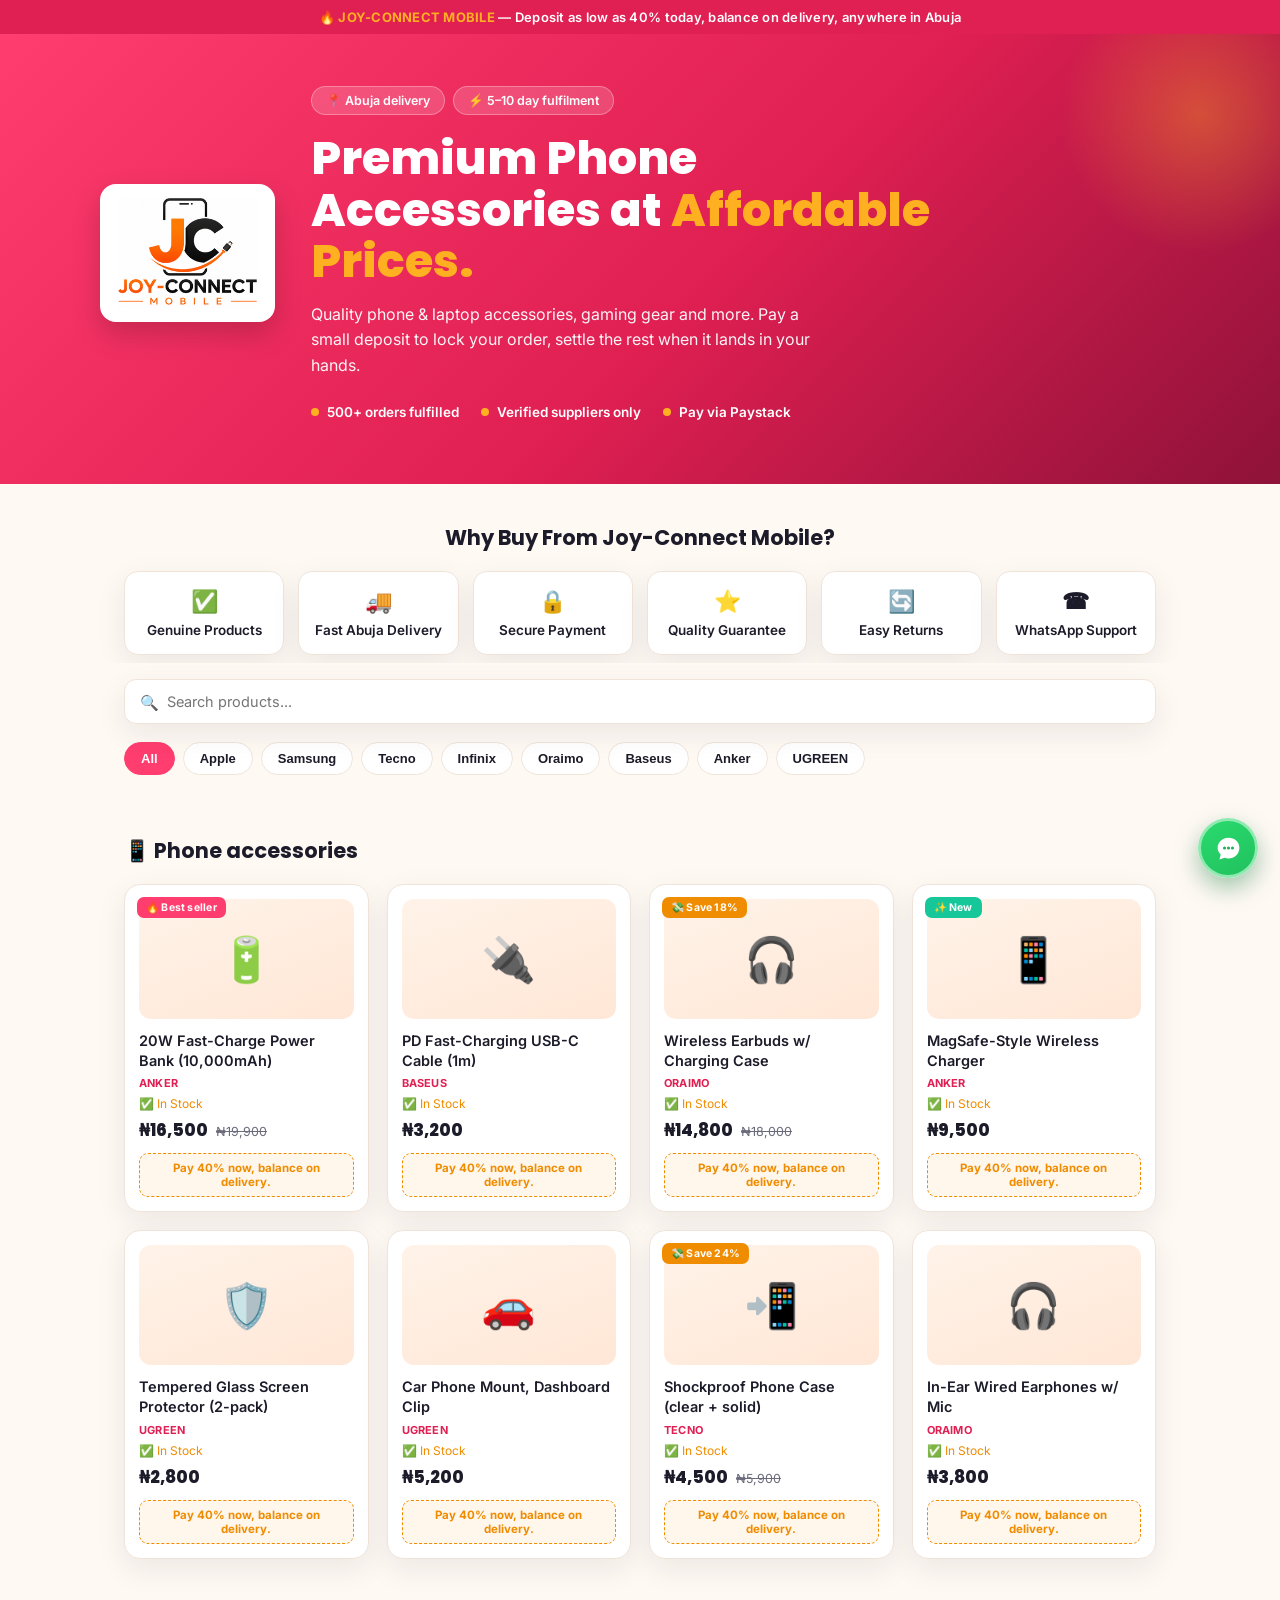
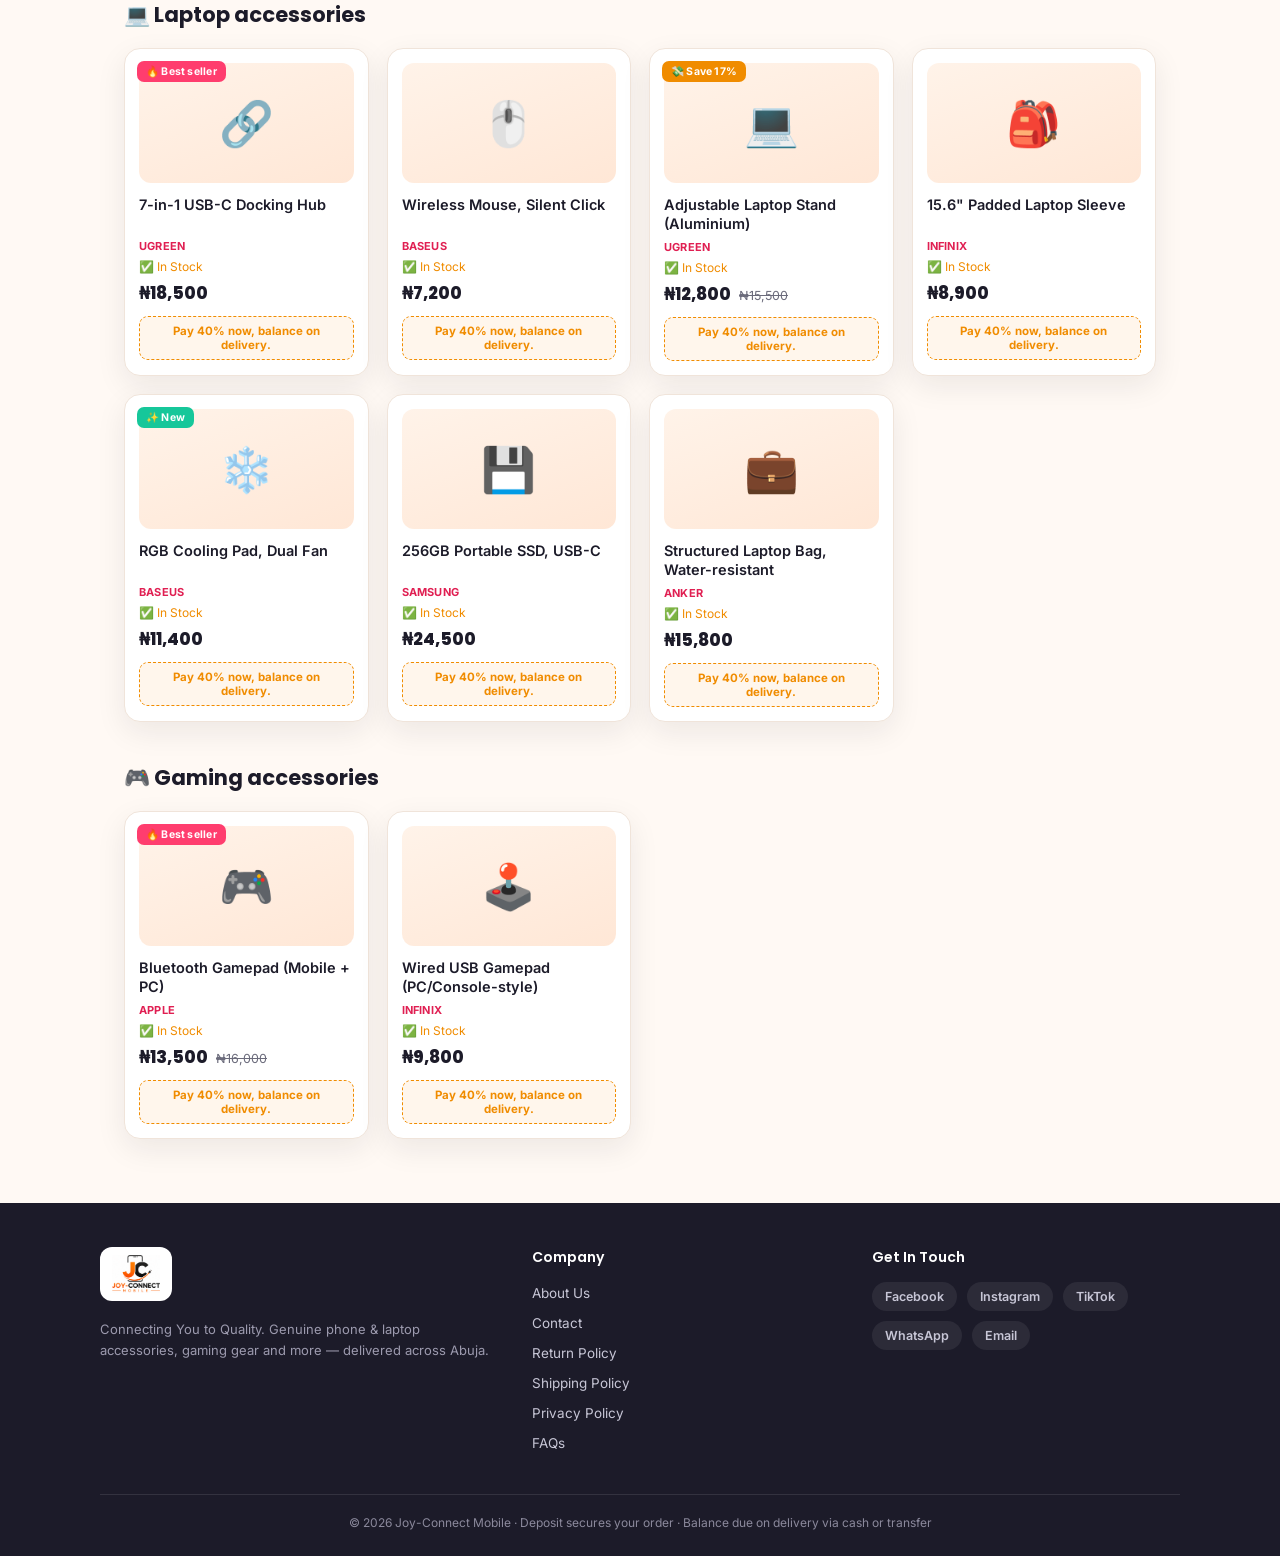
<file: joy-connect-catalog (2).html>
<!DOCTYPE html>
<html lang="en">
<head>
<meta charset="UTF-8">
<meta name="viewport" content="width=device-width, initial-scale=1.0">
<title>Joy-Connect — Phone & Laptop Accessories</title>
<link rel="preconnect" href="https://fonts.googleapis.com">
<link href="https://fonts.googleapis.com/css2?family=Poppins:wght@600;700;800&family=Inter:wght@400;500;600;700&display=swap" rel="stylesheet">
<style>
  :root{
    --bg: #FFF9F4;
    --card: #FFFFFF;
    --ink: #1C1B29;
    --ink-soft: #6B6B7B;
    --pink: #FF3D6E;
    --pink-deep: #E01F52;
    --amber: #FFB020;
    --amber-deep: #F08C00;
    --mint: #16C79A;
    --line: #F0E4DA;
    --shadow: 0 10px 30px rgba(28,27,41,0.08);
  }
  *{box-sizing:border-box;}
  body{
    margin:0;
    background:var(--bg);
    color:var(--ink);
    font-family:'Inter',sans-serif;
    -webkit-font-smoothing:antialiased;
  }
  .display{font-family:'Poppins',sans-serif;}

  /* TOP BAR */
  .topbar{
    background:var(--pink-deep);color:#fff;text-align:center;
    font-size:13px;font-weight:600;padding:9px 12px;letter-spacing:.02em;
  }
  .topbar b{color:var(--amber);}

  /* HERO */
  .hero{
    position:relative;overflow:hidden;
    background:linear-gradient(135deg,var(--pink) 0%, var(--pink-deep) 55%, #8E1239 100%);
    color:#fff;padding:52px 24px 64px;
  }
  .hero::after{
    content:'';position:absolute;right:-60px;top:-60px;width:280px;height:280px;
    background:radial-gradient(circle, rgba(255,176,32,0.35), transparent 70%);
    border-radius:50%;
  }
  .hero-inner{max-width:1080px;margin:0 auto;position:relative;
    display:flex;align-items:center;gap:36px;flex-wrap:wrap;}
  .hero-logo{
    background:#fff;border-radius:16px;padding:14px 18px;
    box-shadow:0 12px 28px rgba(0,0,0,0.18);flex-shrink:0;
    animation:logoBounce 1.1s ease;
  }
  @keyframes logoBounce{
    0%{transform:translateY(-40px);opacity:0;}
    45%{transform:translateY(0);opacity:1;}
    60%{transform:translateY(-16px);}
    75%{transform:translateY(0);}
    87%{transform:translateY(-7px);}
    100%{transform:translateY(0);}
  }
  .hero-logo img{height:110px;width:auto;display:block;}
  .hero-text{flex:1;min-width:260px;}
  .badge-row{display:flex;gap:8px;flex-wrap:wrap;margin-bottom:18px;}
  .pill{
    background:rgba(255,255,255,0.16);border:1px solid rgba(255,255,255,0.3);
    padding:6px 14px;border-radius:99px;font-size:12.5px;font-weight:600;
    display:flex;align-items:center;gap:6px;
  }
  h1.display{
    font-size:clamp(28px,5vw,46px);line-height:1.12;margin:0 0 14px;
    font-weight:800;max-width:640px;
  }
  h1.display span{color:var(--amber);}
  .hero p{font-size:16px;line-height:1.6;max-width:520px;margin:0 0 26px;opacity:.95;}
  .trust-row{display:flex;gap:22px;flex-wrap:wrap;}
  .trust-item{display:flex;align-items:center;gap:8px;font-size:13.5px;font-weight:600;}
  .trust-item .dot{width:8px;height:8px;border-radius:50%;background:var(--amber);}

  /* WHY BUY SECTION */
  .why-buy{max-width:1080px;margin:0 auto;padding:38px 24px 8px;}
  .why-buy h2{
    font-family:'Poppins',sans-serif;font-size:21px;font-weight:700;
    margin:0 0 18px;text-align:center;
  }
  .why-grid{
    display:grid;grid-template-columns:repeat(auto-fit,minmax(160px,1fr));
    gap:14px;
  }
  .why-item{
    background:#fff;border:1px solid var(--line);border-radius:14px;
    padding:16px 14px;text-align:center;font-size:13.5px;font-weight:600;
    box-shadow:var(--shadow);
  }
  .why-item .why-icon{font-size:22px;display:block;margin-bottom:8px;}

  /* SEARCH */
  .search-wrap{
    position:sticky;top:0;z-index:20;
    background:var(--bg);padding:16px 0 18px;
    display:flex;align-items:center;
  }
  .search-logo-inline{
    max-width:0;overflow:hidden;opacity:0;flex-shrink:0;
    transition:max-width .3s ease, opacity .22s ease, margin-right .3s ease;
    margin-right:0;
  }
  .search-logo-inline.show{max-width:130px;opacity:1;margin-right:12px;}
  .search-logo-inline img{height:40px;width:auto;display:block;}
  .search-input-group{position:relative;flex:1;min-width:0;}
  .search-wrap::before{
    content:'';position:absolute;left:-24px;right:-24px;top:0;bottom:0;
    background:var(--bg);z-index:-1;
  }
  .search-icon{position:absolute;left:16px;top:50%;transform:translateY(-50%);font-size:15px;pointer-events:none;}
  #search-input{
    width:100%;padding:13px 16px 13px 42px;border-radius:12px;
    border:1.5px solid var(--line);background:#fff;color:var(--ink);
    font-size:14.5px;font-family:'Inter',sans-serif;box-shadow:var(--shadow);
  }
  #search-input:focus{outline:none;border-color:var(--pink);}
  .search-dropdown{
    display:none;position:absolute;left:0;right:0;top:64px;
    background:#fff;border:1px solid var(--line);border-radius:14px;
    box-shadow:0 16px 34px rgba(28,27,41,0.16);
    max-height:340px;overflow-y:auto;z-index:30;
  }
  .search-dropdown.open{display:block;}
  .sd-item{
    display:flex;align-items:center;gap:12px;padding:11px 16px;
    cursor:pointer;border-bottom:1px solid var(--line);
  }
  .sd-item:last-child{border-bottom:none;}
  .sd-item:hover{background:#FFF6EC;}
  .sd-thumb{
    width:38px;height:38px;border-radius:9px;flex-shrink:0;
    background:linear-gradient(160deg,#FFF3E9,#FFE7D6);
    display:flex;align-items:center;justify-content:center;font-size:18px;
  }
  .sd-info{flex:1;min-width:0;}
  .sd-name{font-size:13.5px;font-weight:600;white-space:nowrap;overflow:hidden;text-overflow:ellipsis;}
  .sd-price{font-size:12px;color:var(--ink-soft);}
  .sd-empty{padding:16px;text-align:center;color:var(--ink-soft);font-size:13.5px;}

  .brand-filter{
    display:flex;gap:8px;flex-wrap:wrap;padding-bottom:20px;
  }
  .brand-chip{
    padding:8px 16px;border-radius:99px;font-size:13px;font-weight:600;
    border:1.5px solid var(--line);background:#fff;color:var(--ink);
    cursor:pointer;transition:all .15s ease;
  }
  .brand-chip:hover{border-color:var(--pink);}
  .brand-chip.active{background:var(--pink); border-color:var(--pink); color:#fff;}
  .no-results{
    text-align:center;color:var(--ink-soft);
    font-size:14px;padding:36px 12px;
  }

  /* WHATSAPP FLOATING BUTTON */
  .whatsapp-fab{
    position:fixed;bottom:22px;right:22px;z-index:200;
    width:60px;height:60px;border-radius:50%;
    background:linear-gradient(150deg,#2FE377,#1FAF56);
    display:flex;align-items:center;justify-content:center;
    box-shadow:0 10px 24px rgba(15,120,60,0.4);
    text-decoration:none;border:3px solid #fff;
    transition:transform .2s ease;
  }
  .whatsapp-fab:hover{transform:scale(1.06);}
  .whatsapp-fab svg{width:29px;height:29px;display:block;}
  .whatsapp-fab-ring{
    position:absolute;inset:-3px;border-radius:50%;
    background:#25D366;opacity:0.5;
    animation:waPulse 2.2s ease-out infinite;
    z-index:-1;
  }
  @keyframes waPulse{
    0%{transform:scale(1);opacity:0.5;}
    100%{transform:scale(1.7);opacity:0;}
  }
  .whatsapp-label{
    position:absolute;right:70px;top:50%;transform:translateY(-50%);
    background:#1C1B29;color:#fff;font-size:12.5px;font-weight:600;
    padding:8px 14px;border-radius:8px;white-space:nowrap;
    opacity:0;pointer-events:none;transition:opacity .18s ease;
  }
  .whatsapp-fab:hover .whatsapp-label{opacity:1;}

  /* CATALOG */
  .catalog{max-width:1080px;margin:0 auto;padding:0 24px 24px;}
  .section-head{
    display:flex;align-items:center;justify-content:space-between;
    margin:40px 0 18px;flex-wrap:wrap;gap:10px;
  }
  .section-head h2{font-family:'Poppins',sans-serif;font-size:21px;margin:0;font-weight:700;}
  .tabs{display:flex;gap:8px;flex-wrap:wrap;margin-top:-6px;margin-bottom:8px;}
  .tab{
    padding:8px 16px;border-radius:99px;font-size:13px;font-weight:600;
    border:1.5px solid var(--line);background:#fff;cursor:pointer;color:var(--ink-soft);
    transition:all .15s ease;
  }
  .tab.active{background:var(--pink-deep);color:#fff;border-color:var(--pink-deep);}

  .grid{
    display:grid;grid-template-columns:repeat(auto-fill,minmax(230px,1fr));
    gap:18px;
  }
  .card{
    background:var(--card);border-radius:16px;box-shadow:var(--shadow);
    padding:14px;cursor:pointer;position:relative;
    transition:transform .18s ease, box-shadow .18s ease;
    border:1px solid var(--line);
  }
  .card:hover{transform:translateY(-4px);box-shadow:0 16px 34px rgba(28,27,41,0.14);}
  .card:focus-visible{outline:2px solid var(--mint);outline-offset:2px;}
  .tag{
    position:absolute;top:12px;left:12px;z-index:2;
    font-size:10.5px;font-weight:700;padding:4px 9px;border-radius:7px;
    color:#fff;letter-spacing:.02em;
  }
  .tag.hot{background:var(--pink);}
  .tag.new{background:var(--mint);}
  .tag.deal{background:var(--amber-deep);}
  .card-thumb{
    height:120px;border-radius:12px;margin-bottom:12px;
    background:linear-gradient(160deg,#FFF3E9,#FFE7D6);
    display:flex;align-items:center;justify-content:center;font-size:44px;
  }
  .card-name{font-weight:600;font-size:14.5px;margin:0 0 6px;line-height:1.35;min-height:38px;}
  .card-brand{font-size:11px;color:var(--pink-deep);font-weight:700;margin-bottom:6px;letter-spacing:.02em;text-transform:uppercase;}
  .stars{color:var(--amber-deep);font-size:12px;margin-bottom:6px;}
  .sold{color:var(--ink-soft);font-size:11px;margin-left:4px;}
  .price-row{display:flex;align-items:baseline;gap:8px;margin-bottom:10px;}
  .price-now{font-weight:800;font-size:17px;font-family:'Poppins',sans-serif;}
  .price-was{font-size:12.5px;color:var(--ink-soft);text-decoration:line-through;}
  .card-deposit{
    background:#FFF6EC;border:1px dashed var(--amber-deep);border-radius:9px;
    padding:7px 10px;font-size:11.5px;color:var(--amber-deep);font-weight:700;
    text-align:center;
  }

  /* MODAL */
  .overlay{
    position:fixed;inset:0;background:rgba(28,27,41,0.6);
    display:none;align-items:flex-end;justify-content:center;z-index:50;
  }
  .overlay.open{display:flex;}
  @media(min-width:640px){.overlay{align-items:center;}}
  .modal{
    background:#fff;width:100%;max-width:480px;border-radius:20px 20px 0 0;
    padding:26px;max-height:88vh;overflow-y:auto;
  }
  @media(min-width:640px){.modal{border-radius:20px;}}
  .modal-top{display:flex;justify-content:space-between;align-items:flex-start;margin-bottom:2px;}
  .modal-close{
    background:#F3F0EE;border:none;color:var(--ink);font-size:16px;cursor:pointer;
    line-height:1;padding:8px 10px;border-radius:50%;
  }
  .modal-tag{font-size:11px;font-weight:700;color:var(--pink-deep);margin-bottom:6px;text-transform:uppercase;letter-spacing:.03em;}
  .modal h3{font-family:'Poppins',sans-serif;margin:0 0 6px;font-size:19px;font-weight:700;}
  .modal .full-price{font-size:19px;font-weight:800;margin-bottom:4px;font-family:'Poppins',sans-serif;}
  .modal .stars{margin-bottom:18px;}

  .qty-row{display:flex;align-items:center;gap:16px;margin-bottom:20px;}
  .qty-row button{
    width:34px;height:34px;border-radius:10px;border:none;
    background:var(--pink-deep);color:#fff;font-size:17px;cursor:pointer;
  }
  .qty-row span{font-weight:700;min-width:20px;text-align:center;font-family:'Poppins',sans-serif;}

  .breakdown{background:#FAF7F4;border-radius:14px;padding:16px;margin-bottom:20px;}
  .breakdown-row{display:flex;justify-content:space-between;font-size:13.5px;padding:5px 0;color:var(--ink-soft);}
  .breakdown-row.total{color:var(--ink);font-weight:700;border-top:1px solid var(--line);margin-top:6px;padding-top:10px;}
  .breakdown-row b{color:var(--ink);font-weight:600;}
  .breakdown-row.total b{color:var(--pink-deep);font-weight:800;font-size:15px;}

  .deposit-meter-modal{
    background:linear-gradient(90deg,#FFF3E9,#FFE7D6);
    border-radius:12px;padding:12px 14px;margin-bottom:20px;
    display:flex;justify-content:space-between;align-items:center;
  }
  .deposit-meter-modal .lbl{font-size:12.5px;color:var(--amber-deep);font-weight:700;}
  .deposit-meter-modal .val{font-size:16px;font-weight:800;color:var(--amber-deep);font-family:'Poppins',sans-serif;}

  .field{margin-bottom:14px;}
  .field label{display:block;font-size:12.5px;color:var(--ink-soft);margin-bottom:6px;font-weight:600;}
  .field input{
    width:100%;padding:12px 14px;border-radius:10px;border:1.5px solid var(--line);
    background:#fff;color:var(--ink);font-size:14px;font-family:'Inter',sans-serif;
  }
  .field input:focus{outline:none;border-color:var(--pink);}

  .pay-btn{
    width:100%;padding:15px;border-radius:12px;border:none;
    background:linear-gradient(135deg,var(--pink),var(--pink-deep));
    color:#fff;font-weight:800;font-size:15.5px;font-family:'Poppins',sans-serif;
    cursor:pointer;margin-top:6px;box-shadow:0 8px 20px rgba(224,31,82,0.35);
  }
  .pay-btn:hover{filter:brightness(1.05);}
  .pay-btn:focus-visible{outline:2px solid var(--mint);outline-offset:2px;}
  .fine-print{font-size:11.5px;color:var(--ink-soft);text-align:center;margin-top:10px;line-height:1.5;}

  .confirm{display:none;text-align:center;padding:14px 4px 4px;}
  .confirm.open{display:block;}
  .confirm-icon{
    width:56px;height:56px;border-radius:50%;background:#E9FBF5;
    color:var(--mint);display:flex;align-items:center;justify-content:center;
    margin:0 auto 16px;font-size:26px;font-weight:800;
  }
  .confirm h3{margin:0 0 8px;font-family:'Poppins',sans-serif;}
  .confirm p{color:var(--ink-soft);font-size:13.5px;line-height:1.6;margin:0 0 20px;}
  .confirm-ref{
    font-family:'Inter',sans-serif;font-weight:700;font-size:12.5px;
    background:#FAF7F4;padding:9px 14px;border-radius:10px;display:inline-block;color:var(--ink-soft);
  }

  .site-footer{
    background:#1C1B29;color:#C7C6D6;margin-top:40px;
    padding:44px 24px 0;
  }
  .footer-inner{max-width:1080px;margin:0 auto;}
  .footer-grid{
    display:grid;grid-template-columns:1.3fr 1fr 1fr;gap:32px;
    padding-bottom:32px;border-bottom:1px solid rgba(255,255,255,0.1);
  }
  @media(max-width:640px){.footer-grid{grid-template-columns:1fr;gap:28px;}}
  .footer-logo-box{
    display:inline-block;background:#fff;border-radius:12px;
    padding:8px 12px;margin-bottom:14px;
  }
  .footer-brand img{height:38px;width:auto;display:block;}
  .footer-brand p{font-size:13px;line-height:1.6;color:#9C9AAE;margin:0;}
  .footer-col h4{
    font-family:'Poppins',sans-serif;color:#fff;font-size:14px;
    margin:0 0 14px;font-weight:600;
  }
  .footer-col ul{list-style:none;margin:0;padding:0;}
  .footer-col li{margin-bottom:10px;}
  .footer-col a{
    color:#C7C6D6;text-decoration:none;font-size:13.5px;
    transition:color .15s ease;
  }
  .footer-col a:hover{color:var(--pink);}
  .footer-social{display:flex;flex-wrap:wrap;gap:10px;}
  .footer-social a{
    display:flex;align-items:center;gap:7px;
    background:rgba(255,255,255,0.07);padding:7px 13px;border-radius:99px;
    color:#C7C6D6;text-decoration:none;font-size:12.5px;font-weight:600;
    transition:background .15s ease, color .15s ease;
  }
  .footer-social a:hover{background:var(--pink);color:#fff;}
  .footer-bottom{
    max-width:1080px;margin:0 auto;padding:20px 0 26px;
    text-align:center;font-size:12px;color:#8B899C;
  }
</style>
</head>
<body>


<div class="topbar">🔥 <b>JOY-CONNECT MOBILE</b> — Deposit as low as 40% today, balance on delivery, anywhere in Abuja</div>

<div class="hero">
  <div class="hero-inner">
    <div class="hero-logo"><img src="[data-uri]" alt="Joy-Connect Mobile logo"></div>
    <div class="hero-text">
      <div class="badge-row">
        <div class="pill">📍 Abuja delivery</div>
        <div class="pill">⚡ 5–10 day fulfilment</div>
      </div>
      <h1 class="display">Premium Phone Accessories at <span>Affordable Prices.</span></h1>
      <p>Quality phone & laptop accessories, gaming gear and more. Pay a small deposit to lock your order, settle the rest when it lands in your hands.</p>
      <div class="trust-row">
        <div class="trust-item"><span class="dot"></span> 500+ orders fulfilled</div>
        <div class="trust-item"><span class="dot"></span> Verified suppliers only</div>
        <div class="trust-item"><span class="dot"></span> Pay via Paystack</div>
      </div>
    </div>
  </div>
</div>

<div class="why-buy">
  <h2>Why Buy From Joy-Connect Mobile?</h2>
  <div class="why-grid">
    <div class="why-item"><span class="why-icon">✅</span>Genuine Products</div>
    <div class="why-item"><span class="why-icon">🚚</span>Fast Abuja Delivery</div>
    <div class="why-item"><span class="why-icon">🔒</span>Secure Payment</div>
    <div class="why-item"><span class="why-icon">⭐</span>Quality Guarantee</div>
    <div class="why-item"><span class="why-icon">🔄</span>Easy Returns</div>
    <div class="why-item"><span class="why-icon">☎</span>WhatsApp Support</div>
  </div>
</div>

<div class="catalog">

  <div class="search-wrap" id="search-wrap">
    <div class="search-logo-inline" id="search-logo-inline">
      <img id="search-logo-img" alt="Joy-Connect Mobile logo">
    </div>
    <div class="search-input-group">
      <span class="search-icon">🔍</span>
      <input type="text" id="search-input" placeholder="Search products..." autocomplete="off">
      <div class="search-dropdown" id="search-dropdown"></div>
    </div>
  </div>

  <div class="brand-filter" id="brand-filter"></div>
  <div class="no-results" id="brand-no-results" style="display:none;">No products found for this brand yet.</div>

  <div class="category-block" id="phone-block">
    <div class="section-head">
      <h2>📱 Phone accessories</h2>
    </div>
    <div class="grid" id="phone-grid"></div>
  </div>

  <div class="category-block" id="laptop-block">
    <div class="section-head">
      <h2>💻 Laptop accessories</h2>
    </div>
    <div class="grid" id="laptop-grid"></div>
  </div>

  <div class="category-block" id="gaming-block">
    <div class="section-head">
      <h2>🎮 Gaming accessories</h2>
    </div>
    <div class="grid" id="gaming-grid"></div>
  </div>

</div>

<footer class="site-footer">
  <div class="footer-inner">
    <div class="footer-grid">
      <div class="footer-brand">
        <div class="footer-logo-box"><img id="footer-logo-img" alt="Joy-Connect Mobile logo"></div>
        <p>Connecting You to Quality. Genuine phone & laptop accessories, gaming gear and more — delivered across Abuja.</p>
      </div>

      <div class="footer-col">
        <h4>Company</h4>
        <ul>
          <li><a href="#">About Us</a></li>
          <li><a href="#">Contact</a></li>
          <li><a href="#">Return Policy</a></li>
          <li><a href="#">Shipping Policy</a></li>
          <li><a href="#">Privacy Policy</a></li>
          <li><a href="#">FAQs</a></li>
        </ul>
      </div>

      <div class="footer-col">
        <h4>Get In Touch</h4>
        <div class="footer-social">
          <a href="https://facebook.com" target="_blank" rel="noopener">Facebook</a>
          <a href="https://instagram.com" target="_blank" rel="noopener">Instagram</a>
          <a href="https://tiktok.com" target="_blank" rel="noopener">TikTok</a>
          <a href="https://wa.me/2349124053399" target="_blank" rel="noopener">WhatsApp</a>
          <a href="mailto:hello@joyconnectmobile.ng">Email</a>
        </div>
      </div>
    </div>
  </div>
  <div class="footer-bottom">© 2026 Joy-Connect Mobile · Deposit secures your order · Balance due on delivery via cash or transfer</div>
</footer>

<div class="overlay" id="overlay">
  <div class="modal">
    <div id="order-view">
      <div class="modal-top">
        <div>
          <div class="modal-tag" id="m-tag">Hot pick</div>
          <h3 id="m-name">Product name</h3>
        </div>
        <button class="modal-close" id="close-btn" aria-label="Close">✕</button>
      </div>
      <div class="full-price" id="m-price">₦0</div>
      <div class="stars" id="m-stars">✅ In Stock</div>

      <div class="qty-row">
        <button id="qty-minus" aria-label="Decrease quantity">−</button>
        <span id="qty-val">1</span>
        <button id="qty-plus" aria-label="Increase quantity">+</button>
      </div>

      <div class="deposit-meter-modal">
        <span class="lbl">Deposit to reserve</span>
        <span class="val" id="m-pct">40%</span>
      </div>

      <div class="breakdown">
        <div class="breakdown-row"><span>Item total</span><b id="b-total">₦0</b></div>
        <div class="breakdown-row"><span>Deposit due now</span><b id="b-deposit">₦0</b></div>
        <div class="breakdown-row total"><span>Balance on delivery</span><b id="b-balance">₦0</b></div>
      </div>

      <div class="field">
        <label for="name-input">Full name</label>
        <input id="name-input" type="text" placeholder="e.g. Chidi Okafor">
      </div>
      <div class="field">
        <label for="phone-input">WhatsApp / phone number</label>
        <input id="phone-input" type="tel" placeholder="080...">
      </div>
      <div class="field">
        <label for="area-input">Delivery area (Abuja)</label>
        <input id="area-input" type="text" placeholder="e.g. Wuse 2, Gwarinpa, Life Camp">
      </div>

      <button class="pay-btn" id="pay-btn">Pay deposit · <span id="pay-amt">₦0</span></button>
      <div class="fine-print">Deposit is paid securely via Paystack. Balance is settled when your item arrives.</div>
    </div>

    <div class="confirm" id="confirm-view">
      <div class="confirm-icon">✓</div>
      <h3>Deposit received</h3>
      <p>Your order is locked in. We'll message you on WhatsApp once your item ships, and again when it's out for delivery.</p>
      <div class="confirm-ref" id="confirm-ref">REF-000000</div>
    </div>
  </div>
</div>

<script>
const DEPOSIT_PCT = 0.4;

const products = {
  phone: [
    {sku:'PWR-001', name:'20W Fast-Charge Power Bank (10,000mAh)', price:16500, was:19900, icon:'🔋', tag:'hot', tagLabel:'🔥 Best seller', rating:'4.8', sold:210, brand:'Anker'},
    {sku:'PWR-002', name:'PD Fast-Charging USB-C Cable (1m)', price:3200, was:null, icon:'🔌', tag:null, tagLabel:'', rating:'4.7', sold:340, brand:'Baseus'},
    {sku:'PWR-003', name:'Wireless Earbuds w/ Charging Case', price:14800, was:18000, icon:'🎧', tag:'deal', tagLabel:'💸 Save 18%', rating:'4.6', sold:95, brand:'Oraimo'},
    {sku:'PWR-004', name:'MagSafe-Style Wireless Charger', price:9500, was:null, icon:'📱', tag:'new', tagLabel:'✨ New', rating:'4.5', sold:40, brand:'Anker'},
    {sku:'PWR-005', name:'Tempered Glass Screen Protector (2-pack)', price:2800, was:null, icon:'🛡️', tag:null, tagLabel:'', rating:'4.9', sold:410, brand:'UGREEN'},
    {sku:'PWR-006', name:'Car Phone Mount, Dashboard Clip', price:5200, was:null, icon:'🚗', tag:null, tagLabel:'', rating:'4.6', sold:75, brand:'UGREEN'},
    {sku:'PWR-007', name:'Shockproof Phone Case (clear + solid)', price:4500, was:5900, icon:'📲', tag:'deal', tagLabel:'💸 Save 24%', rating:'4.7', sold:180, brand:'Tecno'},
    {sku:'PWR-008', name:'In-Ear Wired Earphones w/ Mic', price:3800, was:null, icon:'🎧', tag:null, tagLabel:'', rating:'4.4', sold:60, brand:'Oraimo'},
  ],
  laptop: [
    {sku:'LAP-001', name:'7-in-1 USB-C Docking Hub', price:18500, was:null, icon:'🔗', tag:'hot', tagLabel:'🔥 Best seller', rating:'4.8', sold:88, brand:'UGREEN'},
    {sku:'LAP-002', name:'Wireless Mouse, Silent Click', price:7200, was:null, icon:'🖱️', tag:null, tagLabel:'', rating:'4.6', sold:130, brand:'Baseus'},
    {sku:'LAP-003', name:'Adjustable Laptop Stand (Aluminium)', price:12800, was:15500, icon:'💻', tag:'deal', tagLabel:'💸 Save 17%', rating:'4.7', sold:65, brand:'UGREEN'},
    {sku:'LAP-004', name:'15.6" Padded Laptop Sleeve', price:8900, was:null, icon:'🎒', tag:null, tagLabel:'', rating:'4.5', sold:52, brand:'Infinix'},
    {sku:'LAP-005', name:'RGB Cooling Pad, Dual Fan', price:11400, was:null, icon:'❄️', tag:'new', tagLabel:'✨ New', rating:'4.4', sold:22, brand:'Baseus'},
    {sku:'LAP-006', name:'256GB Portable SSD, USB-C', price:24500, was:null, icon:'💾', tag:null, tagLabel:'', rating:'4.9', sold:44, brand:'Samsung'},
    {sku:'LAP-007', name:'Structured Laptop Bag, Water-resistant', price:15800, was:null, icon:'💼', tag:null, tagLabel:'', rating:'4.6', sold:31, brand:'Anker'},
  ],
  gaming: [
    {sku:'GAM-001', name:'Bluetooth Gamepad (Mobile + PC)', price:13500, was:16000, icon:'🎮', tag:'hot', tagLabel:'🔥 Best seller', rating:'4.7', sold:70, brand:'Apple'},
    {sku:'GAM-002', name:'Wired USB Gamepad (PC/Console-style)', price:9800, was:null, icon:'🕹️', tag:null, tagLabel:'', rating:'4.5', sold:38, brand:'Infinix'},
  ]
};

function naira(n){ return '₦' + n.toLocaleString('en-NG'); }

function renderGrid(id, items){
  const el = document.getElementById(id);
  el.innerHTML = items.map(p => `
    <div class="card" tabindex="0" data-sku="${p.sku}">
      ${p.tag ? `<div class="tag ${p.tag}">${p.tagLabel}</div>` : ''}
      <div class="card-thumb">${p.icon}</div>
      <p class="card-name">${p.name}</p>
      <div class="card-brand">${p.brand}</div>
      <div class="stars">✅ In Stock</div>
      <div class="price-row">
        <span class="price-now">${naira(p.price)}</span>
        ${p.was ? `<span class="price-was">${naira(p.was)}</span>` : ''}
      </div>
      <div class="card-deposit">
        <span>Pay 40% now, balance on delivery.</span>
      </div>
    </div>
  `).join('');
}

const BRANDS = ['Apple','Samsung','Tecno','Infinix','Oraimo','Baseus','Anker','UGREEN'];
let activeBrand = 'All';

function renderBrandChips(){
  const el = document.getElementById('brand-filter');
  const all = ['All', ...BRANDS];
  el.innerHTML = all.map(b => `
    <button class="brand-chip${b === activeBrand ? ' active' : ''}" data-brand="${b}">${b}</button>
  `).join('');
  el.querySelectorAll('.brand-chip').forEach(chip => {
    chip.addEventListener('click', () => {
      activeBrand = chip.dataset.brand;
      renderBrandChips();
      renderCatalog();
    });
  });
}

function renderCatalog(){
  const categories = [
    {key:'phone', blockId:'phone-block', gridId:'phone-grid'},
    {key:'laptop', blockId:'laptop-block', gridId:'laptop-grid'},
    {key:'gaming', blockId:'gaming-block', gridId:'gaming-grid'},
  ];
  let totalShown = 0;
  categories.forEach(({key, blockId, gridId}) => {
    const filtered = activeBrand === 'All'
      ? products[key]
      : products[key].filter(p => p.brand === activeBrand);
    renderGrid(gridId, filtered);
    document.getElementById(blockId).style.display = filtered.length === 0 ? 'none' : '';
    totalShown += filtered.length;
  });
  document.getElementById('brand-no-results').style.display = totalShown === 0 ? 'block' : 'none';
  attachCardHandlers();
}

renderBrandChips();
renderCatalog();

// Inline search logo: reveal beside the search bar once scrolled past the hero, in either direction
document.getElementById('search-logo-img').src = document.querySelector('.hero-logo img').src;
document.getElementById('footer-logo-img').src = document.querySelector('.hero-logo img').src;
const searchLogoInline = document.getElementById('search-logo-inline');
window.addEventListener('scroll', () => {
  if(window.scrollY > 160){
    searchLogoInline.classList.add('show');
  } else {
    searchLogoInline.classList.remove('show');
  }
}, {passive:true});

const allProducts = [...products.phone, ...products.laptop, ...products.gaming];
const searchInput = document.getElementById('search-input');
const searchDropdown = document.getElementById('search-dropdown');

function renderDropdown(term){
  const q = term.trim().toLowerCase();
  if(!q){
    searchDropdown.classList.remove('open');
    searchDropdown.innerHTML = '';
    return;
  }
  const matches = allProducts.filter(p =>
    p.name.toLowerCase().includes(q) || p.sku.toLowerCase().includes(q)
  ).slice(0, 8);

  if(matches.length === 0){
    searchDropdown.innerHTML = `<div class="sd-empty">No products match "${term}"</div>`;
  } else {
    searchDropdown.innerHTML = matches.map(p => `
      <div class="sd-item" data-sku="${p.sku}">
        <div class="sd-thumb">${p.icon}</div>
        <div class="sd-info">
          <div class="sd-name">${p.name}</div>
          <div class="sd-price">${naira(p.price)}</div>
        </div>
      </div>
    `).join('');
  }
  searchDropdown.classList.add('open');

  searchDropdown.querySelectorAll('.sd-item').forEach(item => {
    item.addEventListener('click', () => {
      openModal(item.dataset.sku);
      searchDropdown.classList.remove('open');
      searchInput.value = '';
    });
  });
}

searchInput.addEventListener('input', (e) => renderDropdown(e.target.value));
searchInput.addEventListener('focus', (e) => { if(e.target.value.trim()) renderDropdown(e.target.value); });
document.addEventListener('click', (e) => {
  if(!e.target.closest('.search-wrap')){
    searchDropdown.classList.remove('open');
  }
});

const overlay = document.getElementById('overlay');
const orderView = document.getElementById('order-view');
const confirmView = document.getElementById('confirm-view');
let current = null;
let qty = 1;

function findProduct(sku){
  return [...products.phone, ...products.laptop, ...products.gaming].find(p => p.sku === sku);
}

function openModal(sku){
  current = findProduct(sku);
  qty = 1;
  orderView.style.display = 'block';
  confirmView.classList.remove('open');
  document.getElementById('m-tag').textContent = current.tagLabel || 'Available now';
  document.getElementById('m-name').textContent = current.name;
  document.getElementById('m-stars').innerHTML = `✅ In Stock`;
  updateBreakdown();
  overlay.classList.add('open');
}

function updateBreakdown(){
  const total = current.price * qty;
  const deposit = Math.round(total * DEPOSIT_PCT);
  const balance = total - deposit;
  document.getElementById('m-price').textContent = naira(current.price) + ' each';
  document.getElementById('qty-val').textContent = qty;
  document.getElementById('b-total').textContent = naira(total);
  document.getElementById('b-deposit').textContent = naira(deposit);
  document.getElementById('b-balance').textContent = naira(balance);
  document.getElementById('pay-amt').textContent = naira(deposit);
}

function attachCardHandlers(){
  document.querySelectorAll('.card').forEach(card => {
    card.addEventListener('click', () => openModal(card.dataset.sku));
    card.addEventListener('keypress', e => { if(e.key === 'Enter') openModal(card.dataset.sku); });
  });
}

document.getElementById('close-btn').addEventListener('click', () => overlay.classList.remove('open'));
overlay.addEventListener('click', e => { if(e.target === overlay) overlay.classList.remove('open'); });

document.getElementById('qty-minus').addEventListener('click', () => { if(qty>1){qty--; updateBreakdown();} });
document.getElementById('qty-plus').addEventListener('click', () => { qty++; updateBreakdown(); });

document.getElementById('pay-btn').addEventListener('click', () => {
  const name = document.getElementById('name-input').value.trim();
  const phone = document.getElementById('phone-input').value.trim();
  if(!name || !phone){
    alert('Please add your name and phone number so we can reach you.');
    return;
  }
  // --- INTEGRATION POINT ---
  // Replace this block with a real Paystack Inline call in your React app, e.g.:
  //
  // const handler = PaystackPop.setup({
  //   key: 'pk_live_xxx',
  //   email: `${phone}@placeholder.plugpoint.ng`,
  //   amount: deposit * 100, // kobo
  //   currency: 'NGN',
  //   ref: 'JC-' + Date.now(),
  //   metadata: { sku: current.sku, qty, name, phone, area },
  //   callback: (response) => {
  //     // insert order into Supabase here, mark status 'deposit_paid'
  //   }
  // });
  // handler.openIframe();
  const ref = 'JC-' + Math.floor(Math.random()*900000 + 100000);
  document.getElementById('confirm-ref').textContent = ref;
  orderView.style.display = 'none';
  confirmView.classList.add('open');
});
</script>

<a href="https://wa.me/2349124053399" class="whatsapp-fab" aria-label="Chat with us on WhatsApp">
  <span class="whatsapp-fab-ring"></span>
  <span class="whatsapp-label">Chat with us</span>
  <svg viewBox="0 0 32 32" fill="none" xmlns="http://www.w3.org/2000/svg">
    <path d="M16 4C9.4 4 4 9 4 15.2c0 2.9 1.3 5.5 3.4 7.5L6 28l5.7-1.7c1.3.5 2.8.8 4.3.8 6.6 0 12-5 12-11.9S22.6 4 16 4z" fill="#fff"/>
    <circle cx="11.6" cy="15.4" r="1.7" fill="#1FAF56"/>
    <circle cx="16" cy="15.4" r="1.7" fill="#1FAF56"/>
    <circle cx="20.4" cy="15.4" r="1.7" fill="#1FAF56"/>
  </svg>
</a>

</body>
</html>
</file>
